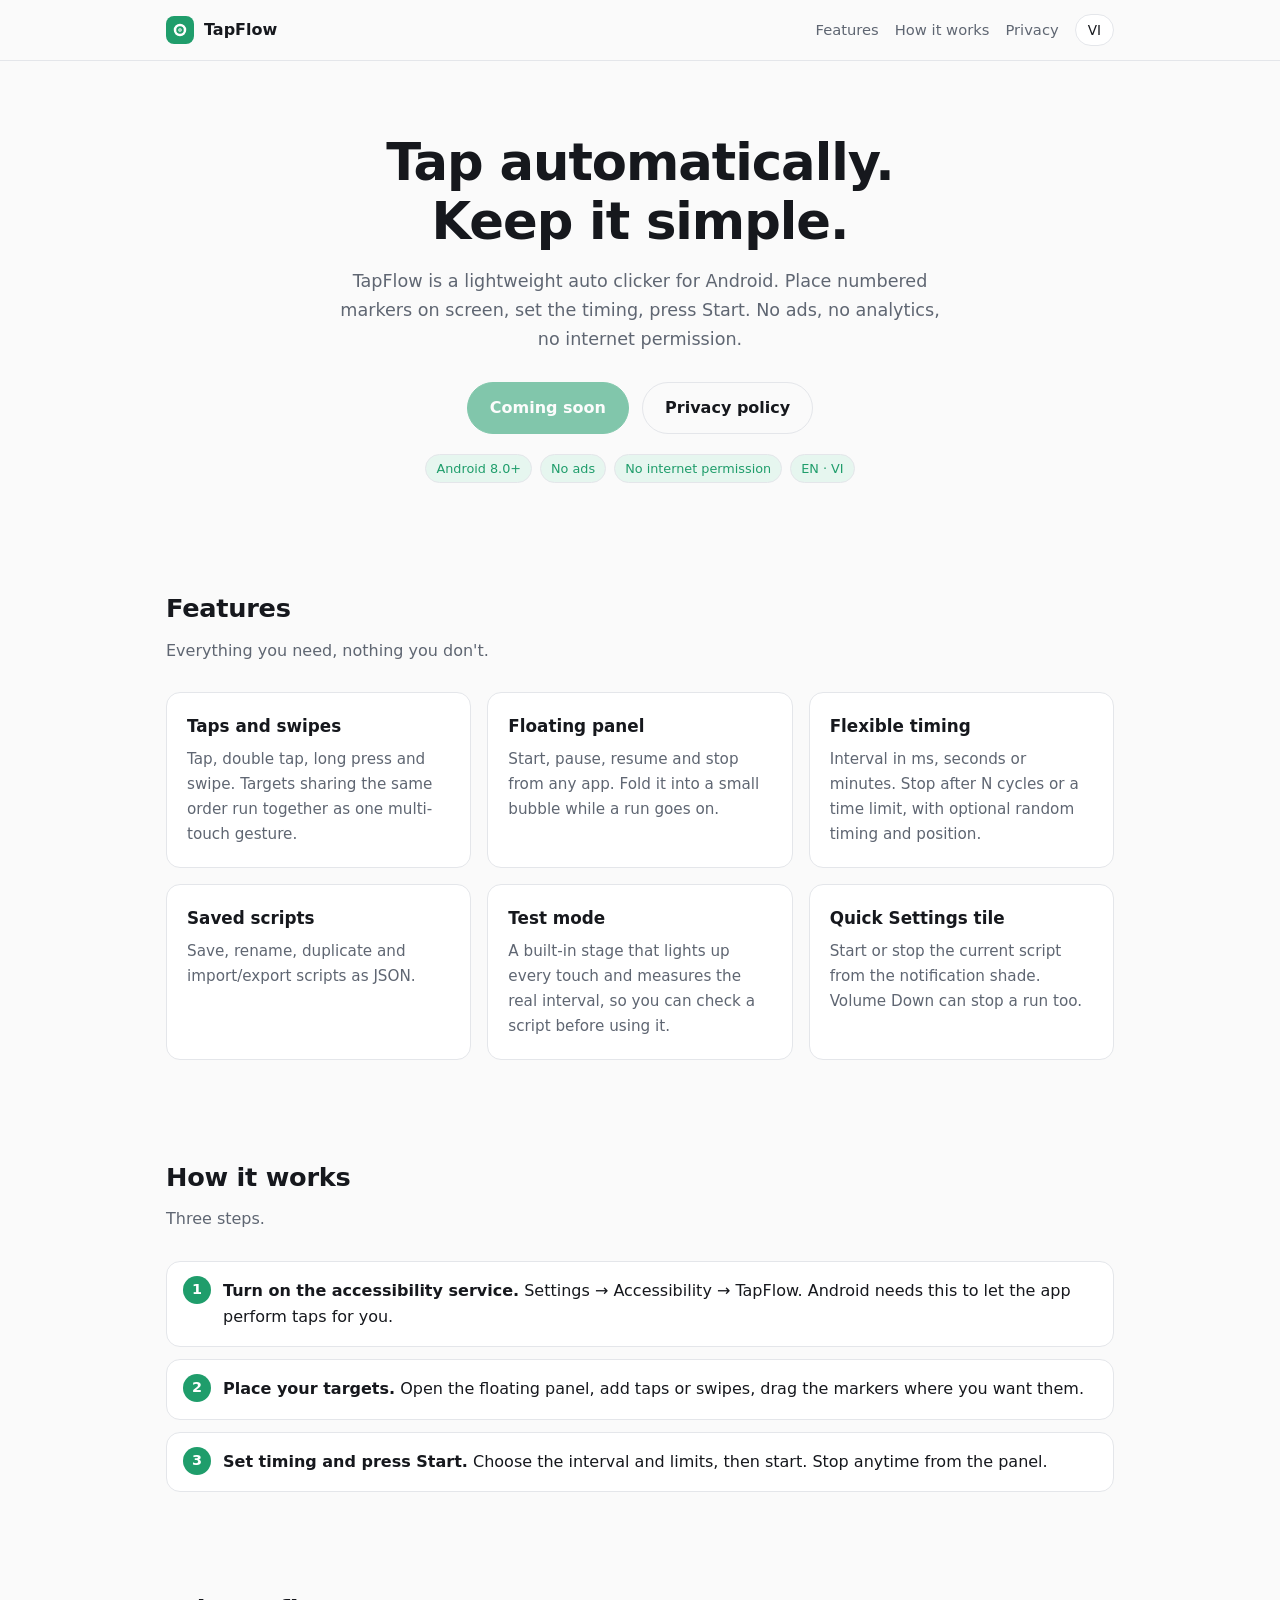
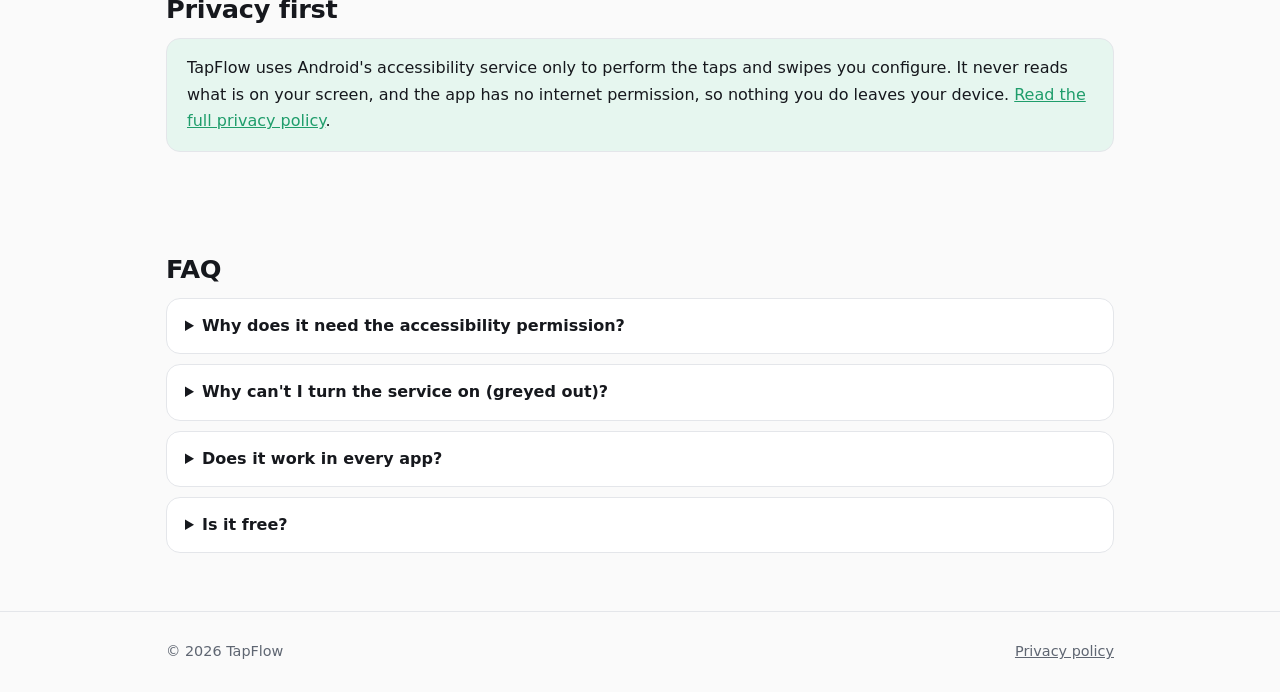
<file: landingpage/index.html>
<!doctype html>
<html lang="en" data-lang="en">
<head>
<meta charset="utf-8">
<meta name="viewport" content="width=device-width,initial-scale=1">
<title>TapFlow – Auto Clicker for Android</title>
<meta name="description" content="TapFlow is a free, ad-free auto clicker for Android. Multi-target taps and swipes, saved scripts, no internet permission.">
<meta name="theme-color" content="#1f9d6b">
<link rel="icon" href="favicon.svg" type="image/svg+xml">
<link rel="stylesheet" href="style.css">
<script src="script.js" defer></script>
</head>
<body>
<header class="site">
  <div class="wrap">
    <a class="brand" href="./">
      <span class="logo" aria-hidden="true"><svg viewBox="0 0 16 16"><circle cx="8" cy="8" r="5"/><circle cx="8" cy="8" r=".5"/></svg></span>
      TapFlow
    </a>
    <nav>
      <a class="hide-sm" href="#features"><span class="en">Features</span><span class="vi">Tính năng</span></a>
      <a class="hide-sm" href="#how"><span class="en">How it works</span><span class="vi">Cách dùng</span></a>
      <a href="privacy.html"><span class="en">Privacy</span><span class="vi">Quyền riêng tư</span></a>
      <button class="lang" id="langBtn" type="button" aria-label="Change language">VI</button>
    </nav>
  </div>
</header>

<main>
  <div class="wrap hero">
    <h1>
      <span class="en">Tap automatically.<br>Keep it simple.</span>
      <span class="vi">Tự động chạm.<br>Đơn giản, gọn nhẹ.</span>
    </h1>
    <p class="lead">
      <span class="en">TapFlow is a lightweight auto clicker for Android. Place numbered markers on screen, set the timing, press Start. No ads, no analytics, no internet permission.</span>
      <span class="vi">TapFlow là app tự động bấm màn hình nhẹ cho Android. Đặt các điểm chạm có đánh số, chỉnh thời gian, bấm Start. Không quảng cáo, không phân tích, không cần quyền internet.</span>
    </p>
    <!-- TODO: replace href with the Google Play / download link, then remove aria-disabled -->
    <a class="btn" href="#" aria-disabled="true"><span class="en">Coming soon</span><span class="vi">Sắp ra mắt</span></a>
    <a class="btn ghost" href="privacy.html"><span class="en">Privacy policy</span><span class="vi">Chính sách quyền riêng tư</span></a>
    <div class="badges">
      <span class="badge">Android 8.0+</span>
      <span class="badge"><span class="en">No ads</span><span class="vi">Không quảng cáo</span></span>
      <span class="badge"><span class="en">No internet permission</span><span class="vi">Không quyền internet</span></span>
      <span class="badge">EN · VI</span>
    </div>
  </div>

  <section id="features">
    <div class="wrap">
      <h2><span class="en">Features</span><span class="vi">Tính năng</span></h2>
      <p class="sub"><span class="en">Everything you need, nothing you don't.</span><span class="vi">Đủ dùng, không rườm rà.</span></p>
      <div class="grid">
        <div class="card">
          <h3><span class="en">Taps and swipes</span><span class="vi">Chạm và vuốt</span></h3>
          <p><span class="en">Tap, double tap, long press and swipe. Targets sharing the same order run together as one multi-touch gesture.</span><span class="vi">Chạm, chạm đúp, nhấn giữ và vuốt. Các điểm cùng thứ tự được chạy đồng thời như một cử chỉ đa chạm.</span></p>
        </div>
        <div class="card">
          <h3><span class="en">Floating panel</span><span class="vi">Bảng điều khiển nổi</span></h3>
          <p><span class="en">Start, pause, resume and stop from any app. Fold it into a small bubble while a run goes on.</span><span class="vi">Start, tạm dừng, tiếp tục và dừng ngay trong mọi app. Thu gọn thành bong bóng nhỏ khi đang chạy.</span></p>
        </div>
        <div class="card">
          <h3><span class="en">Flexible timing</span><span class="vi">Thời gian linh hoạt</span></h3>
          <p><span class="en">Interval in ms, seconds or minutes. Stop after N cycles or a time limit, with optional random timing and position.</span><span class="vi">Khoảng cách theo ms, giây hoặc phút. Dừng sau N vòng hoặc hết thời gian, có thể thêm ngẫu nhiên thời gian và vị trí.</span></p>
        </div>
        <div class="card">
          <h3><span class="en">Saved scripts</span><span class="vi">Lưu kịch bản</span></h3>
          <p><span class="en">Save, rename, duplicate and import/export scripts as JSON.</span><span class="vi">Lưu, đổi tên, nhân bản, nhập/xuất kịch bản dạng JSON.</span></p>
        </div>
        <div class="card">
          <h3><span class="en">Test mode</span><span class="vi">Chế độ thử</span></h3>
          <p><span class="en">A built-in stage that lights up every touch and measures the real interval, so you can check a script before using it.</span><span class="vi">Màn hình thử hiển thị từng lần chạm và đo khoảng cách thực tế, giúp kiểm tra kịch bản trước khi dùng.</span></p>
        </div>
        <div class="card">
          <h3><span class="en">Quick Settings tile</span><span class="vi">Ô cài đặt nhanh</span></h3>
          <p><span class="en">Start or stop the current script from the notification shade. Volume Down can stop a run too.</span><span class="vi">Bật/tắt kịch bản hiện tại từ thanh thông báo. Phím giảm âm lượng cũng dừng được lượt chạy.</span></p>
        </div>
      </div>
    </div>
  </section>

  <section id="how">
    <div class="wrap">
      <h2><span class="en">How it works</span><span class="vi">Cách dùng</span></h2>
      <p class="sub"><span class="en">Three steps.</span><span class="vi">Ba bước.</span></p>
      <ol class="steps">
        <li><span class="en"><strong>Turn on the accessibility service.</strong> Settings → Accessibility → TapFlow. Android needs this to let the app perform taps for you.</span><span class="vi"><strong>Bật dịch vụ hỗ trợ tiếp cận.</strong> Cài đặt → Hỗ trợ tiếp cận → TapFlow. Android cần quyền này để app thực hiện thao tác chạm thay bạn.</span></li>
        <li><span class="en"><strong>Place your targets.</strong> Open the floating panel, add taps or swipes, drag the markers where you want them.</span><span class="vi"><strong>Đặt các điểm chạm.</strong> Mở bảng nổi, thêm chạm hoặc vuốt, kéo các điểm đến vị trí mong muốn.</span></li>
        <li><span class="en"><strong>Set timing and press Start.</strong> Choose the interval and limits, then start. Stop anytime from the panel.</span><span class="vi"><strong>Chỉnh thời gian rồi bấm Start.</strong> Chọn khoảng cách và giới hạn, sau đó bắt đầu. Dừng bất cứ lúc nào từ bảng nổi.</span></li>
      </ol>
    </div>
  </section>

  <section id="privacy-summary">
    <div class="wrap">
      <h2><span class="en">Privacy first</span><span class="vi">Quyền riêng tư là ưu tiên</span></h2>
      <div class="notice">
        <p class="flush">
          <span class="en">TapFlow uses Android's accessibility service only to perform the taps and swipes you configure. It never reads what is on your screen, and the app has no internet permission, so nothing you do leaves your device. <a href="privacy.html">Read the full privacy policy</a>.</span>
          <span class="vi">TapFlow dùng dịch vụ hỗ trợ tiếp cận của Android chỉ để thực hiện các cú chạm và vuốt do bạn cài đặt. App không đọc nội dung màn hình và không có quyền internet, nên dữ liệu không rời khỏi thiết bị. <a href="privacy.html?lang=vi">Xem chính sách quyền riêng tư đầy đủ</a>.</span>
        </p>
      </div>
    </div>
  </section>

  <section id="faq">
    <div class="wrap">
      <h2>FAQ</h2>
      <details>
        <summary><span class="en">Why does it need the accessibility permission?</span><span class="vi">Vì sao cần quyền hỗ trợ tiếp cận?</span></summary>
        <p><span class="en">Android only lets an app inject taps and swipes through an accessibility service. TapFlow uses it for that single purpose.</span><span class="vi">Android chỉ cho phép app tạo thao tác chạm và vuốt thông qua dịch vụ hỗ trợ tiếp cận. TapFlow chỉ dùng cho đúng mục đích đó.</span></p>
      </details>
      <details>
        <summary><span class="en">Why can't I turn the service on (greyed out)?</span><span class="vi">Vì sao không bật được dịch vụ (bị mờ)?</span></summary>
        <p><span class="en">On Android 13+, apps installed outside the Play Store need "Allow restricted settings" first: App info → ⋮ → Allow restricted settings. The in-app guide walks you through it.</span><span class="vi">Từ Android 13, app cài ngoài Play Store cần bật "Cho phép cài đặt bị hạn chế" trước: Thông tin ứng dụng → ⋮ → Cho phép cài đặt bị hạn chế. Phần hướng dẫn trong app sẽ chỉ từng bước.</span></p>
      </details>
      <details>
        <summary><span class="en">Does it work in every app?</span><span class="vi">Có dùng được trong mọi app không?</span></summary>
        <p><span class="en">Not in secure windows such as banking apps or some system dialogs: Android blocks injected touches there. Some phone makers also need auto-start or battery exclusions.</span><span class="vi">Không dùng được trong cửa sổ bảo mật như app ngân hàng hoặc một số hộp thoại hệ thống vì Android chặn thao tác giả lập ở đó. Một số hãng máy còn cần cho phép tự khởi động hoặc bỏ giới hạn pin.</span></p>
      </details>
      <details>
        <summary><span class="en">Is it free?</span><span class="vi">App có miễn phí không?</span></summary>
        <p><span class="en">Yes, with no ads and no tracking.</span><span class="vi">Có, không quảng cáo và không theo dõi.</span></p>
      </details>
    </div>
  </section>
</main>

<footer>
  <div class="wrap">
    <span>© <span id="year">2026</span> TapFlow</span>
    <span>
      <a href="privacy.html"><span class="en">Privacy policy</span><span class="vi">Chính sách quyền riêng tư</span></a>
    </span>
  </div>
</footer>
</body>
</html>
</file>
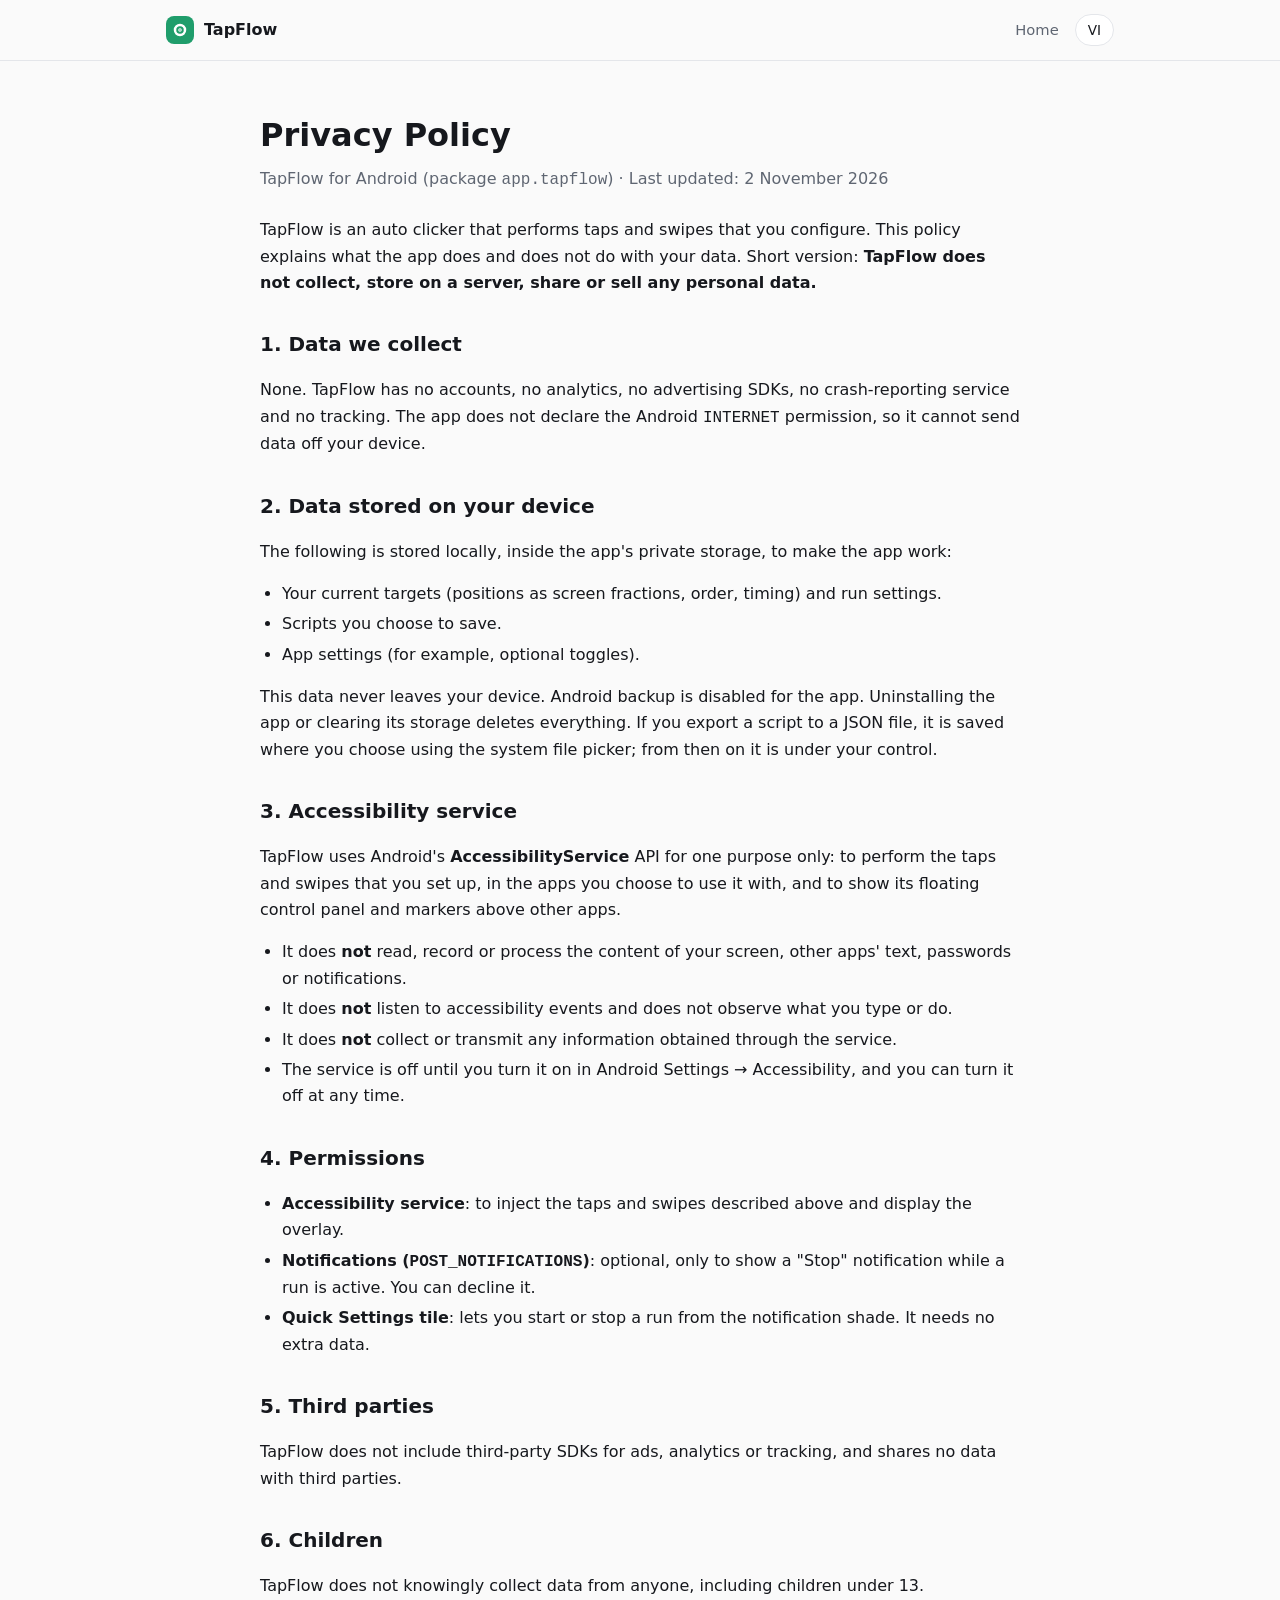
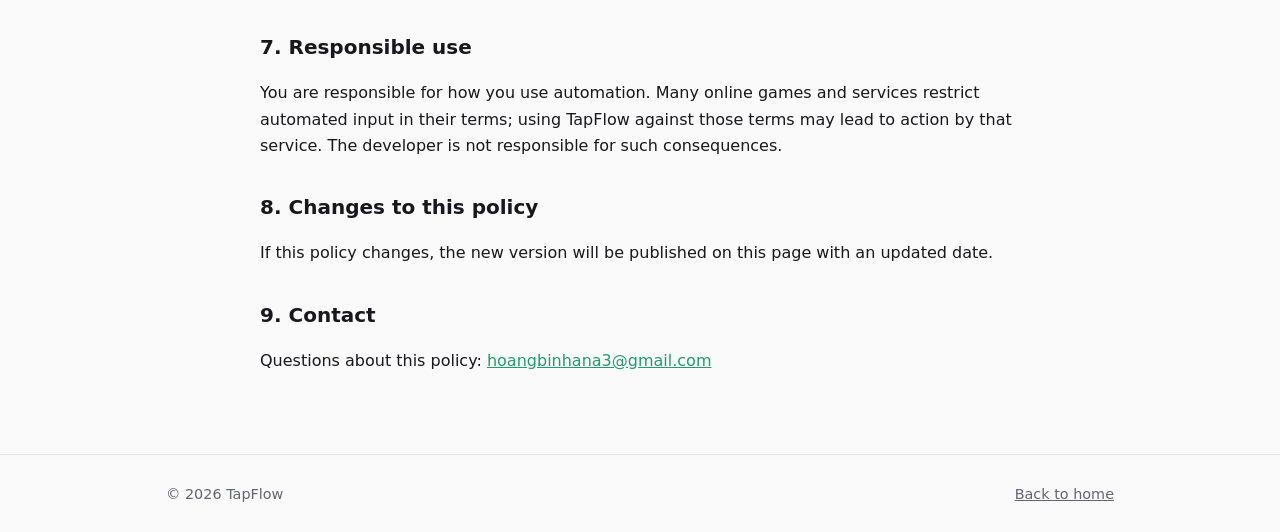
<file: landingpage/privacy.html>
<!doctype html>
<html lang="en" data-lang="en">
<head>
<meta charset="utf-8">
<meta name="viewport" content="width=device-width,initial-scale=1">
<title>Privacy Policy – TapFlow</title>
<meta name="description" content="TapFlow privacy policy: no data collection, no internet permission, accessibility service used only to perform taps and swipes you configure.">
<meta name="theme-color" content="#1f9d6b">
<link rel="icon" href="favicon.svg" type="image/svg+xml">
<link rel="stylesheet" href="style.css">
<script src="script.js" defer></script>
</head>
<body>
<header class="site">
  <div class="wrap">
    <a class="brand" href="./">
      <span class="logo" aria-hidden="true"><svg viewBox="0 0 16 16"><circle cx="8" cy="8" r="5"/><circle cx="8" cy="8" r=".5"/></svg></span>
      TapFlow
    </a>
    <nav>
      <a href="./"><span class="en">Home</span><span class="vi">Trang chủ</span></a>
      <button class="lang" id="langBtn" type="button" aria-label="Change language">VI</button>
    </nav>
  </div>
</header>

<main class="wrap doc">

<!-- ================= ENGLISH ================= -->
<div class="en">
  <h1>Privacy Policy</h1>
  <p class="meta">TapFlow for Android (package <code>app.tapflow</code>) · Last updated: 2 November 2026</p>

  <p>TapFlow is an auto clicker that performs taps and swipes that you configure. This policy explains what the app does and does not do with your data. Short version: <strong>TapFlow does not collect, store on a server, share or sell any personal data.</strong></p>

  <h2>1. Data we collect</h2>
  <p>None. TapFlow has no accounts, no analytics, no advertising SDKs, no crash-reporting service and no tracking. The app does not declare the Android <code>INTERNET</code> permission, so it cannot send data off your device.</p>

  <h2>2. Data stored on your device</h2>
  <p>The following is stored locally, inside the app's private storage, to make the app work:</p>
  <ul>
    <li>Your current targets (positions as screen fractions, order, timing) and run settings.</li>
    <li>Scripts you choose to save.</li>
    <li>App settings (for example, optional toggles).</li>
  </ul>
  <p>This data never leaves your device. Android backup is disabled for the app. Uninstalling the app or clearing its storage deletes everything. If you export a script to a JSON file, it is saved where you choose using the system file picker; from then on it is under your control.</p>

  <h2>3. Accessibility service</h2>
  <p>TapFlow uses Android's <strong>AccessibilityService</strong> API for one purpose only: to perform the taps and swipes that you set up, in the apps you choose to use it with, and to show its floating control panel and markers above other apps.</p>
  <ul>
    <li>It does <strong>not</strong> read, record or process the content of your screen, other apps' text, passwords or notifications.</li>
    <li>It does <strong>not</strong> listen to accessibility events and does not observe what you type or do.</li>
    <li>It does <strong>not</strong> collect or transmit any information obtained through the service.</li>
    <li>The service is off until you turn it on in Android Settings → Accessibility, and you can turn it off at any time.</li>
  </ul>

  <h2>4. Permissions</h2>
  <ul>
    <li><strong>Accessibility service</strong>: to inject the taps and swipes described above and display the overlay.</li>
    <li><strong>Notifications (<code>POST_NOTIFICATIONS</code>)</strong>: optional, only to show a "Stop" notification while a run is active. You can decline it.</li>
    <li><strong>Quick Settings tile</strong>: lets you start or stop a run from the notification shade. It needs no extra data.</li>
  </ul>

  <h2>5. Third parties</h2>
  <p>TapFlow does not include third-party SDKs for ads, analytics or tracking, and shares no data with third parties.</p>

  <h2>6. Children</h2>
  <p>TapFlow does not knowingly collect data from anyone, including children under 13.</p>

  <h2>7. Responsible use</h2>
  <p>You are responsible for how you use automation. Many online games and services restrict automated input in their terms; using TapFlow against those terms may lead to action by that service. The developer is not responsible for such consequences.</p>

  <h2>8. Changes to this policy</h2>
  <p>If this policy changes, the new version will be published on this page with an updated date.</p>

  <h2>9. Contact</h2>
  <p>Questions about this policy: <a href="mailto:hoangbinhana3@gmail.com">hoangbinhana3@gmail.com</a></p>
</div>

<!-- ================= TIẾNG VIỆT ================= -->
<div class="vi">
  <h1>Chính sách quyền riêng tư</h1>
  <p class="meta">TapFlow cho Android (package <code>app.tapflow</code>) · Cập nhật lần cuối: 02/11/2026</p>

  <p>TapFlow là app tự động chạm/vuốt màn hình theo thiết lập của bạn. Chính sách này giải thích app làm gì và không làm gì với dữ liệu của bạn. Tóm tắt: <strong>TapFlow không thu thập, không gửi lên máy chủ, không chia sẻ và không bán bất kỳ dữ liệu cá nhân nào.</strong></p>

  <h2>1. Dữ liệu chúng tôi thu thập</h2>
  <p>Không có. TapFlow không có tài khoản, không phân tích, không SDK quảng cáo, không báo cáo lỗi tự động và không theo dõi. App không khai báo quyền <code>INTERNET</code> của Android nên không thể gửi dữ liệu ra khỏi thiết bị của bạn.</p>

  <h2>2. Dữ liệu lưu trên thiết bị</h2>
  <p>Các dữ liệu sau được lưu cục bộ trong bộ nhớ riêng của app để app hoạt động:</p>
  <ul>
    <li>Các điểm chạm hiện tại (vị trí theo tỉ lệ màn hình, thứ tự, thời gian) và cài đặt lượt chạy.</li>
    <li>Các kịch bản bạn chọn lưu.</li>
    <li>Cài đặt của app (ví dụ các tuỳ chọn bật/tắt).</li>
  </ul>
  <p>Dữ liệu này không rời khỏi thiết bị. Sao lưu Android bị tắt cho app. Gỡ app hoặc xoá dữ liệu app sẽ xoá toàn bộ. Nếu bạn xuất kịch bản ra file JSON, file được lưu ở nơi bạn chọn qua bộ chọn file của hệ thống và do bạn tự quản lý.</p>

  <h2>3. Dịch vụ hỗ trợ tiếp cận (Accessibility)</h2>
  <p>TapFlow dùng API <strong>AccessibilityService</strong> của Android cho đúng một mục đích: thực hiện các cú chạm và vuốt do bạn thiết lập, trong các app bạn chọn dùng, và hiển thị bảng điều khiển nổi cùng các điểm chạm phía trên app khác.</p>
  <ul>
    <li>App <strong>không</strong> đọc, ghi hay xử lý nội dung màn hình, văn bản của app khác, mật khẩu hoặc thông báo.</li>
    <li>App <strong>không</strong> lắng nghe sự kiện hỗ trợ tiếp cận và không theo dõi bạn gõ hay thao tác gì.</li>
    <li>App <strong>không</strong> thu thập hay truyền đi bất kỳ thông tin nào có được từ dịch vụ này.</li>
    <li>Dịch vụ chỉ chạy khi bạn bật trong Cài đặt → Hỗ trợ tiếp cận và có thể tắt bất cứ lúc nào.</li>
  </ul>

  <h2>4. Quyền sử dụng</h2>
  <ul>
    <li><strong>Dịch vụ hỗ trợ tiếp cận</strong>: để tạo các cú chạm/vuốt nêu trên và hiển thị lớp phủ.</li>
    <li><strong>Thông báo (<code>POST_NOTIFICATIONS</code>)</strong>: tuỳ chọn, chỉ để hiện thông báo "Dừng" khi đang chạy. Bạn có thể từ chối.</li>
    <li><strong>Ô Cài đặt nhanh</strong>: cho phép bật/tắt lượt chạy từ thanh thông báo, không cần thêm dữ liệu nào.</li>
  </ul>

  <h2>5. Bên thứ ba</h2>
  <p>TapFlow không tích hợp SDK bên thứ ba cho quảng cáo, phân tích hay theo dõi và không chia sẻ dữ liệu với bên thứ ba.</p>

  <h2>6. Trẻ em</h2>
  <p>TapFlow không chủ ý thu thập dữ liệu của bất kỳ ai, kể cả trẻ dưới 13 tuổi.</p>

  <h2>7. Sử dụng có trách nhiệm</h2>
  <p>Bạn chịu trách nhiệm về cách dùng tự động hoá. Nhiều game và dịch vụ trực tuyến cấm thao tác tự động trong điều khoản; dùng TapFlow trái điều khoản đó có thể bị dịch vụ xử lý. Nhà phát triển không chịu trách nhiệm về hậu quả này.</p>

  <h2>8. Thay đổi chính sách</h2>
  <p>Nếu chính sách thay đổi, phiên bản mới sẽ được đăng trên trang này cùng ngày cập nhật.</p>

  <h2>9. Liên hệ</h2>
  <p>Câu hỏi về chính sách: <a href="mailto:hoangbinhana3@gmail.com">hoangbinhana3@gmail.com</a></p>
</div>

</main>

<footer>
  <div class="wrap">
    <span>© <span id="year">2026</span> TapFlow</span>
    <a href="./"><span class="en">Back to home</span><span class="vi">Về trang chủ</span></a>
  </div>
</footer>
</body>
</html>
</file>
<file: landingpage/style.css>
:root{
  --bg:#fafafa;--surface:#fff;--text:#16181d;--muted:#5f6672;--line:#e4e6ea;
  --accent:#1f9d6b;--accent-ink:#fff;--accent-soft:#e6f6ef;
  --radius:14px;--max:980px;
}
@media (prefers-color-scheme:dark){
  :root{--bg:#0f1114;--surface:#171a1f;--text:#eceef1;--muted:#9aa2ae;--line:#272b32;--accent:#3ac28c;--accent-ink:#06130d;--accent-soft:#12261e}
}
*{box-sizing:border-box}
html{scroll-behavior:smooth}
body{margin:0;background:var(--bg);color:var(--text);font:16px/1.65 system-ui,-apple-system,"Segoe UI",Roboto,sans-serif;-webkit-text-size-adjust:100%}
a{color:var(--accent)}
.wrap{max-width:var(--max);margin:0 auto;padding:0 16px}
header.site{position:sticky;top:0;z-index:10;background:color-mix(in srgb,var(--bg) 88%,transparent);backdrop-filter:blur(8px);border-bottom:1px solid var(--line)}
header.site .wrap{display:flex;align-items:center;justify-content:space-between;height:60px;gap:12px}
.brand{display:flex;align-items:center;gap:10px;font-weight:700;color:var(--text);text-decoration:none}
.logo{width:28px;height:28px;border-radius:8px;background:var(--accent);display:grid;place-items:center}
.logo svg{width:16px;height:16px;fill:none;stroke:var(--accent-ink);stroke-width:2.5;stroke-linecap:round}
nav{display:flex;align-items:center;gap:16px;font-size:.92rem}
nav a{color:var(--muted);text-decoration:none}
nav a:hover{color:var(--text)}
.lang{border:1px solid var(--line);background:var(--surface);color:var(--text);border-radius:999px;padding:4px 12px;font:inherit;font-size:.85rem;cursor:pointer}
.hero{padding:72px 0 56px;text-align:center}
.hero h1{font-size:clamp(2rem,6vw,3.2rem);line-height:1.15;margin:0 0 16px;letter-spacing:-.02em}
.hero p.lead{max-width:620px;margin:0 auto 28px;color:var(--muted);font-size:1.1rem}
.btn{display:inline-block;padding:12px 22px;border-radius:999px;background:var(--accent);color:var(--accent-ink);font-weight:600;text-decoration:none;border:1px solid var(--accent)}
.btn.ghost{background:transparent;color:var(--text);border-color:var(--line);margin-left:8px}
.btn[aria-disabled=true]{opacity:.55;pointer-events:none}
.badges{margin-top:20px;display:flex;flex-wrap:wrap;gap:8px;justify-content:center}
.badge{font-size:.8rem;padding:3px 10px;border-radius:999px;background:var(--accent-soft);color:var(--accent);border:1px solid var(--line)}
section{padding:48px 0}
section h2{font-size:1.6rem;margin:0 0 8px;letter-spacing:-.01em}
section .sub{color:var(--muted);margin:0 0 28px}
.grid{display:grid;grid-template-columns:repeat(auto-fit,minmax(250px,1fr));gap:16px}
.card{background:var(--surface);border:1px solid var(--line);border-radius:var(--radius);padding:20px}
.card h3{margin:0 0 6px;font-size:1.05rem}
.card p{margin:0;color:var(--muted);font-size:.95rem}
.steps{counter-reset:s;list-style:none;padding:0;margin:0;display:grid;gap:12px}
.steps li{counter-increment:s;background:var(--surface);border:1px solid var(--line);border-radius:var(--radius);padding:16px 16px 16px 56px;position:relative}
.steps li::before{content:counter(s);position:absolute;left:16px;top:14px;width:28px;height:28px;border-radius:50%;background:var(--accent);color:var(--accent-ink);display:grid;place-items:center;font-weight:700;font-size:.9rem}
.notice{background:var(--accent-soft);border:1px solid var(--line);border-radius:var(--radius);padding:16px 20px;color:var(--text)}
details{background:var(--surface);border:1px solid var(--line);border-radius:var(--radius);padding:14px 18px;margin-bottom:10px}
summary{cursor:pointer;font-weight:600}
details p{margin:10px 0 0;color:var(--muted)}
footer{border-top:1px solid var(--line);padding:28px 0;color:var(--muted);font-size:.9rem}
footer .wrap{display:flex;flex-wrap:wrap;gap:12px;justify-content:space-between}
footer a{color:var(--muted)}
/* language switch */
html[data-lang=en] .vi{display:none!important}
html[data-lang=vi] .en{display:none!important}
/* policy page */
.doc{padding:48px 0 64px;max-width:760px}
.doc h1{font-size:2rem;margin:0 0 4px}
.doc h2{font-size:1.25rem;margin:32px 0 8px}
.doc .meta{color:var(--muted);margin:0 0 24px}
.doc ul{padding-left:22px}
.doc li{margin:4px 0}
@media (max-width:560px){nav .hide-sm{display:none}.btn.ghost{margin:8px 0 0}}
.notice .flush{margin:0}
</file>
